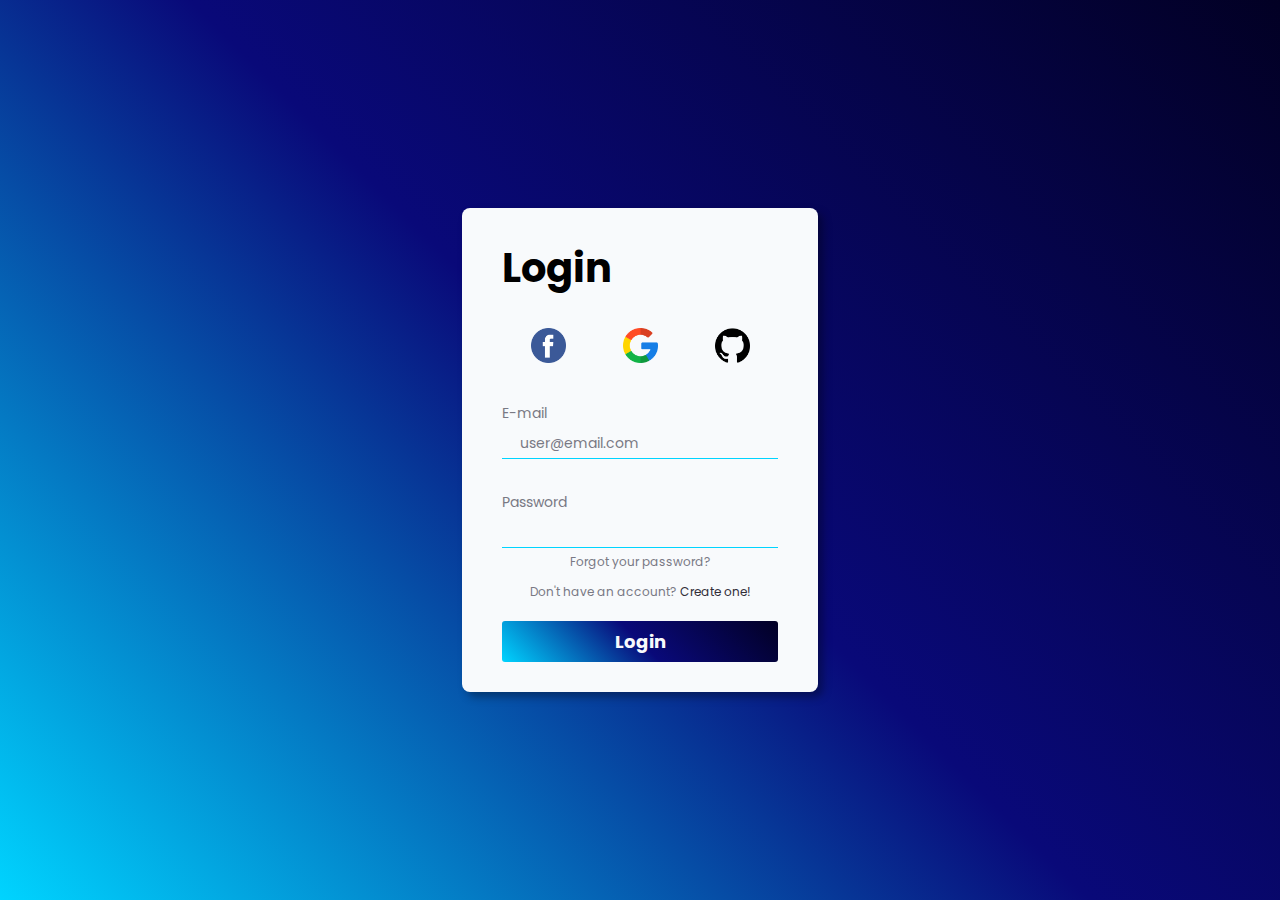
<file: index.html>
<!DOCTYPE html>
<html lang="pt-br">
<head>
    <meta charset="UTF-8">
    <meta name="viewport" content="width=device-width, initial-scale=1.0">
    <link rel="stylesheet" href="https://cdnjs.cloudflare.com/ajax/libs/font-awesome/6.4.0/css/all.min.css" integrity="sha512-iecdLmaskl7CVkqkXNQ/ZH/XLlvWZOJyj7Yy7tcenmpD1ypASozpmT/E0iPtmFIB46ZmdtAc9eNBvH0H/ZpiBw==" crossorigin="anonymous" referrerpolicy="no-referrer" />
    <link rel="stylesheet" href="assets/css/style.css">
    <title>Login</title>
</head>
<body>
    <main id="container">
        <form id="login-form">
            <div id="form-header">
                <h1>Login</h1>
            </div>

            <div id="social-media">
                <a href="#">
                    <img src="assets/imgs/facebook.png" alt="Facebook Logo">
                </a>
                <a href="#">
                    <img src="assets/imgs/google.png" alt="Facebook Logo">
                </a>
                <a href="#">
                    <img src="assets/imgs/github.png" alt="Facebook Logo">
                </a>
            </div>

            <div id="inputs">
                <div class="input-box">
                    <label for="email">
                        E-mail
                        <div class="input-field">
                            <i class="fa-solid fa-envelope"></i>
                            <input type="email" name="email" id="email" placeholder="user@email.com">
                        </div>
                    </label>
                </div>
            </div>

            <div id="inputs">
                <div class="input-box">
                    <label for="password">
                        Password
                        <div class="input-field">
                            <i class="fa-solid fa-key"></i>
                            <input type="password" name="password" id="password">
                        </div>
                    </label>

                    <div id="forgot-password">
                        <a href="">
                            Forgot your password?
                        </a>
                    </div>

                    <div id="register">
                        Don't have an account?
                        <a href="register.html">
                            Create one!
                        </a>
                    </div>

                </div>
            </div>
            
            <button type="submit" id="login-button">
                Login
            </button>

        </form>
    </main>

<script type="text/javascript" src="assets/js/script.js"></script>
</body>
</html>
</file>
<file: assets/css/style.css>
@import url('https://fonts.googleapis.com/css2?family=Poppins&display=swap');

:root {
    --color-light-50: #f8fafc;

    --color-dark-50: #797984;
    --color-dark-100: #312d37;
    --color-dark-900: #000;

    --color-blue-50: #00d4ff;
    --color-blue-100: #090979;
    --color-blue-200: #020024;

    --color-gradient: linear-gradient(45deg, var(--color-blue-50), var(--color-blue-100), var(--color-blue-200));
}

* {
    font-family: 'Poppins', sans-serif;
    margin: 0;
    padding: 0;
    box-sizing: border-box;
}

#container {
    height: 100vh;
    width: 100%;
    background: var(--color-gradient);
    display: flex;
    align-items: center;
    justify-content: center;
}

#login-form {
    background-color: var(--color-light-50);
    display: flex;
    flex-direction: column;
    padding: 30px 40px;
    border-radius: 8px;
    gap: 30px;
    box-shadow: 5px 5px 8px rgba(0,0,0,.336);
    height: fit-content;
}
#form-header {
    display: flex;
    align-items: center;
    justify-content: space-between;
}

#form-header h1 {
    font-size: 40px;
    position: relative;
}


#social-media {
    display: flex;
    justify-content: space-around;
}

#social-media img {
    width: 35px;
}

#social-media img:hover {
    transform: scale(1.2);
}

#input {
    display: flex;
    flex-direction: column;
    align-items: center;
    justify-content: center;
    gap: 20px;
}

::placeholder {
    font-size: 14px;
    color: var(--color-dark-50);
}

.input-box label {
    font-size: 14px;
    color: var(--color-dark-50);
}

.input-field {
    display: flex;
    align-items: center;
    gap: 10px;
    padding: 3px;
    cursor: text;
    border-bottom: 1px solid var(--color-blue-50);
}

.input-field i {
    font-size: 18px;
    color: var(--color-dark-900);
}

.input-field input {
    border: none;
    background-color: transparent;
    width: 260px;
    font-size: 18px;
    padding: 0px 5px;
}

.input-field input:focus {
    outline: none;
}

#forgot-password {
    text-align: center;
}

#forgot-password a {
    text-decoration: none;
    font-size: 12px;
    color: var(--color-dark-50);
}

#forgot-password a:hover {
    color: var(--color-blue-50);
}

#register, #register a {
    margin-top: 10px;
    margin-bottom: -10px;
    text-align: center;
    text-decoration: none;
    font-size: 12px;
    color: var(--color-dark-50);
}

#register a {
    text-align: center;
    text-decoration: none;
    font-size: 12px;
    color: var(--color-dark-100);
}

#register a:hover {
    color: var(--color-blue-50);
}

#login-button {
    border: none;
    background: var(--color-gradient);
    color: var(--color-light-50);
    padding: 7px;
    font-size: 18px;
    border-radius: 3px;
    font-weight: bold;
    cursor: pointer;
}

#login-button:hover {
    transform: scale(1.05);
}
</file>
